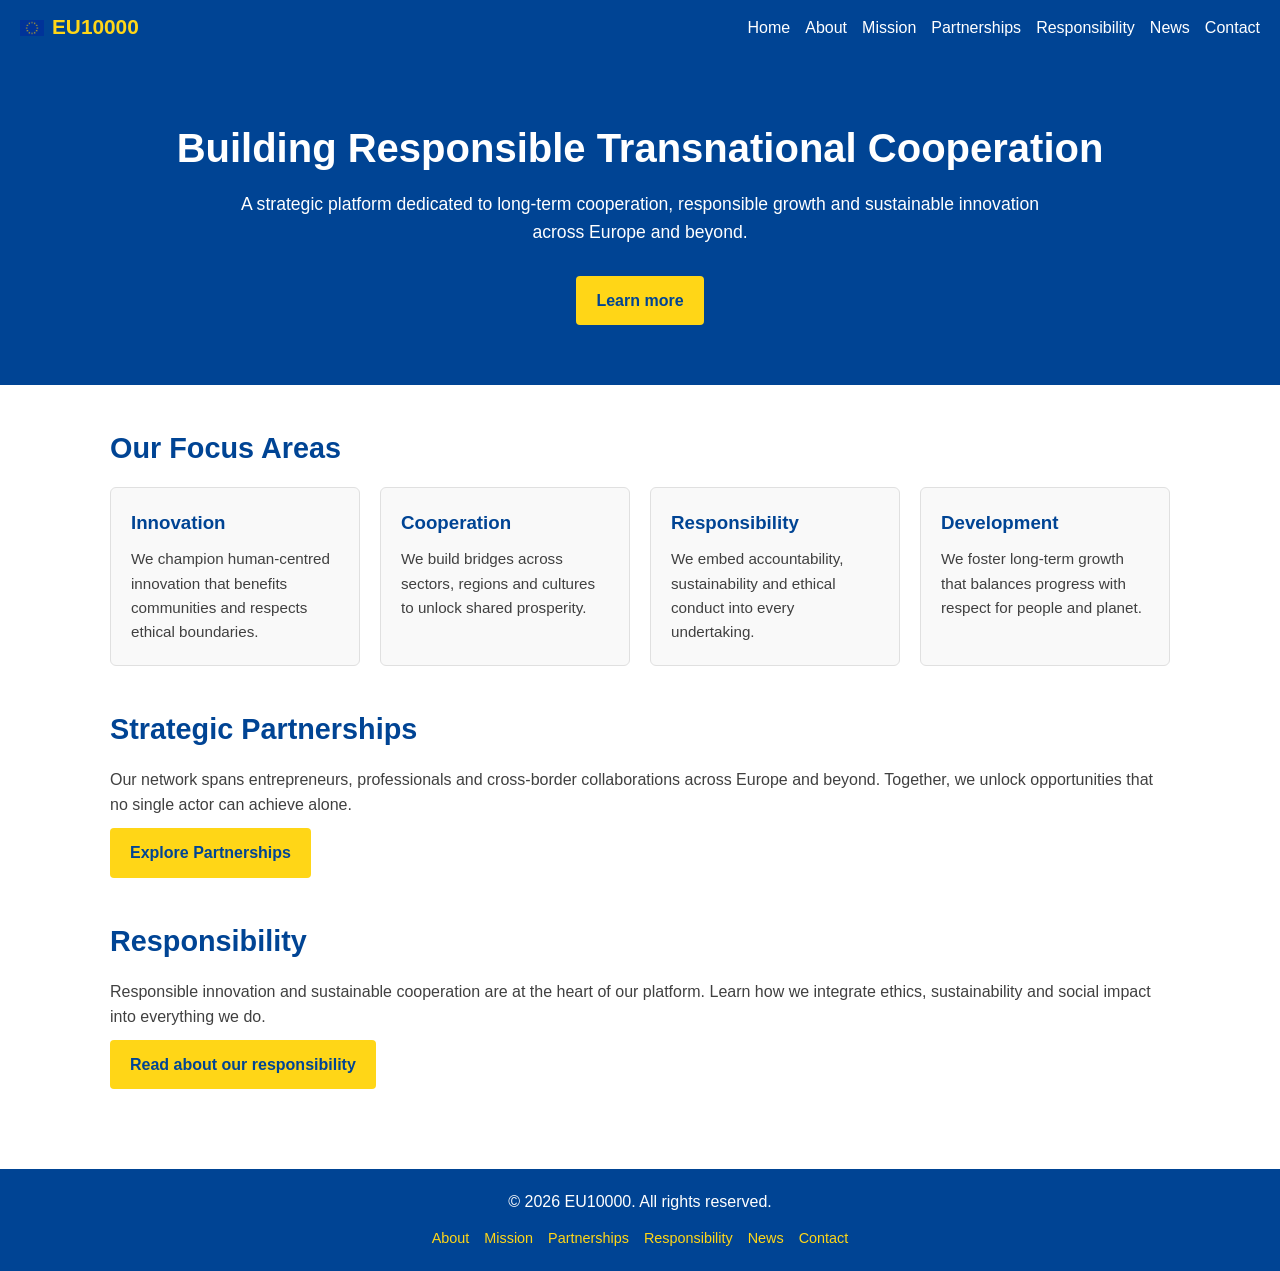
<file: index.html>
<!DOCTYPE html>
<html lang="en">
<head>
  <meta charset="UTF-8">
  <meta name="viewport" content="width=device-width, initial-scale=1.0">
  <title>EU10000 – Building Responsible Transnational Cooperation</title>
  <link rel="stylesheet" href="style.css">
</head>
<body>
  <nav>
    <div class="logo">
  <a href="index.html" class="logo-link" style="color:#ffd617; text-decoration:none;">
    <img src="eu-flag.png" alt="EU flag" class="logo-flag" style="width:24px;height:16px;">
    <span>EU10000</span>
  </a>
</div>
    <ul>
      <li><a href="index.html">Home</a></li>
      <li><a href="about.html">About</a></li>
      <li><a href="mission.html">Mission</a></li>
      <li><a href="partnerships.html">Partnerships</a></li>
      <li><a href="responsibility.html">Responsibility</a></li>
      <li><a href="news.html">News</a></li>
      <li><a href="contact.html">Contact</a></li>
    </ul>
  </nav>
  <header>
    <h1 class="header-title">Building Responsible Transnational Cooperation</h1>
    <p class="header-subtitle">A strategic platform dedicated to long‑term cooperation, responsible growth and sustainable innovation across Europe and beyond.</p>
    <a href="about.html" class="btn">Learn more</a>
  </header>
  <main>
    <section>
      <h2 class="section-title">Our Focus Areas</h2>
      <div class="summary-grid">
        <div class="card">
          <h3>Innovation</h3>
          <p>We champion human‑centred innovation that benefits communities and respects ethical boundaries.</p>
        </div>
        <div class="card">
          <h3>Cooperation</h3>
          <p>We build bridges across sectors, regions and cultures to unlock shared prosperity.</p>
        </div>
        <div class="card">
          <h3>Responsibility</h3>
          <p>We embed accountability, sustainability and ethical conduct into every undertaking.</p>
        </div>
        <div class="card">
          <h3>Development</h3>
          <p>We foster long‑term growth that balances progress with respect for people and planet.</p>
        </div>
      </div>
    </section>
    <section style="margin-top:40px;">
      <h2 class="section-title">Strategic Partnerships</h2>
      <p>Our network spans entrepreneurs, professionals and cross‑border collaborations across Europe and beyond. Together, we unlock opportunities that no single actor can achieve alone.</p>
      <a href="partnerships.html" class="btn">Explore Partnerships</a>
    </section>
    <section style="margin-top:40px;">
      <h2 class="section-title">Responsibility</h2>
      <p>Responsible innovation and sustainable cooperation are at the heart of our platform. Learn how we integrate ethics, sustainability and social impact into everything we do.</p>
      <a href="responsibility.html" class="btn">Read about our responsibility</a>
    </section>
  </main>
  <footer>
    <p>© 2026 EU10000. All rights reserved.</p>
    <ul>
      <li><a href="about.html">About</a></li>
      <li><a href="mission.html">Mission</a></li>
      <li><a href="partnerships.html">Partnerships</a></li>
      <li><a href="responsibility.html">Responsibility</a></li>
      <li><a href="news.html">News</a></li>
      <li><a href="contact.html">Contact</a></li>
    </ul>
  </footer>
</body>
</html>
</file>
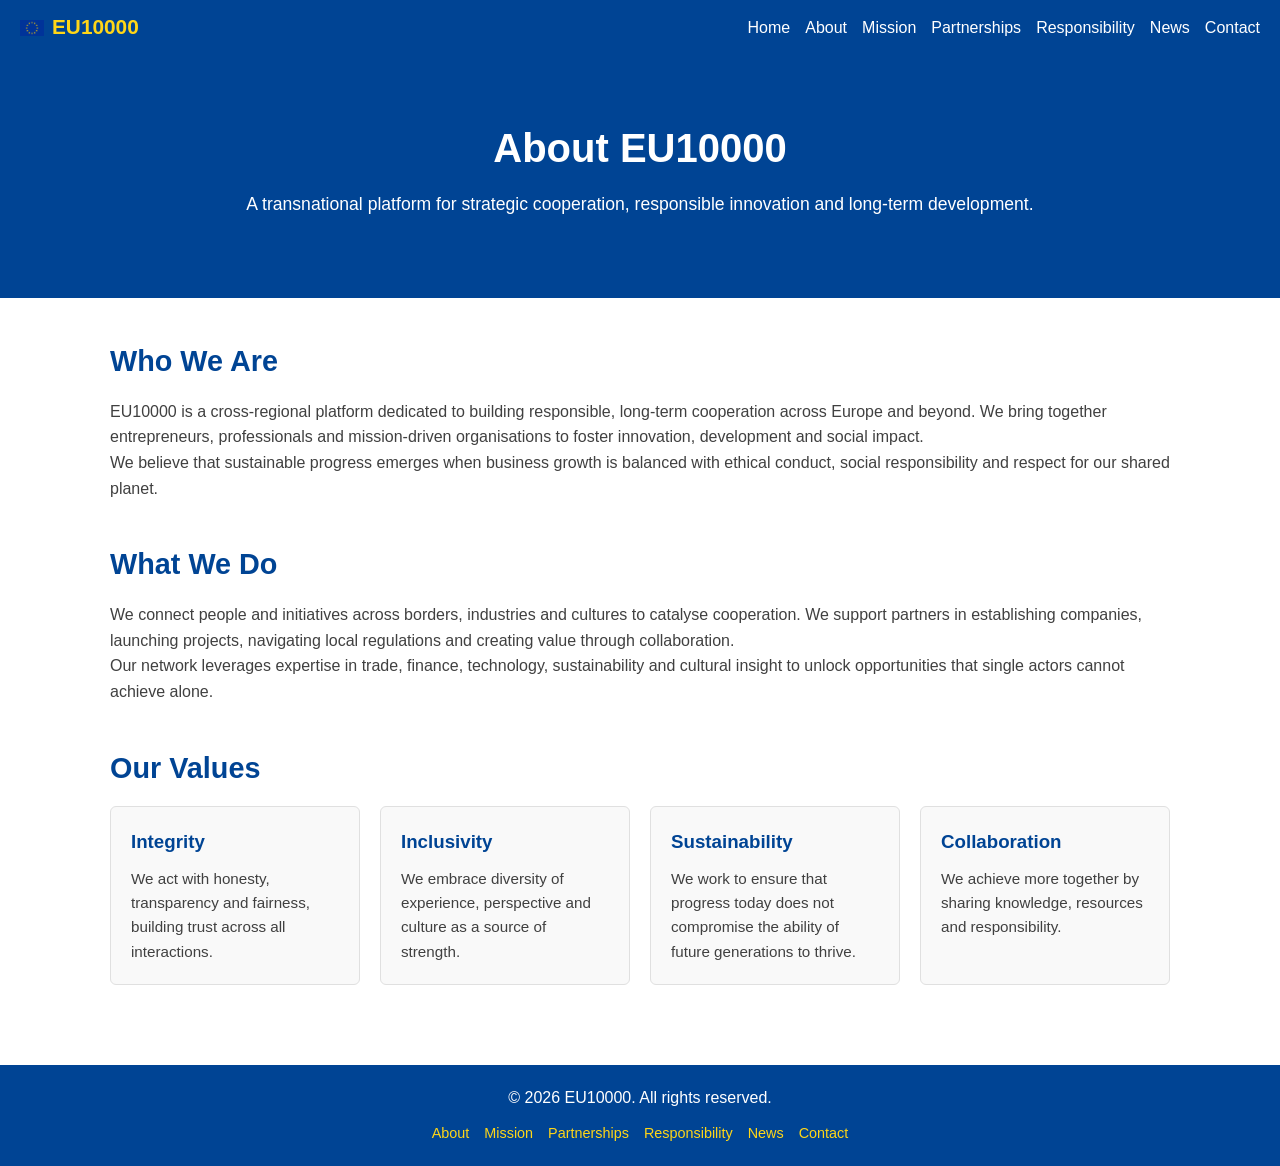
<file: about.html>
<!DOCTYPE html>
<html lang="en">
<head>
  <meta charset="UTF-8">
  <meta name="viewport" content="width=device-width, initial-scale=1.0">
  <title>About – EU10000</title>
  <link rel="stylesheet" href="style.css">
</head>
<body>
  <nav>
    <div class="logo">
  <a href="index.html" class="logo-link" style="color:#ffd617; text-decoration:none;">
    <img src="eu-flag.png" alt="EU flag" class="logo-flag" style="width:24px;height:16px;">
    <span>EU10000</span>
  </a>
</div>
    <ul>
      <li><a href="index.html">Home</a></li>
      <li><a href="about.html">About</a></li>
      <li><a href="mission.html">Mission</a></li>
      <li><a href="partnerships.html">Partnerships</a></li>
      <li><a href="responsibility.html">Responsibility</a></li>
      <li><a href="news.html">News</a></li>
      <li><a href="contact.html">Contact</a></li>
    </ul>
  </nav>
  <header>
    <h1 class="header-title">About EU10000</h1>
    <p class="header-subtitle">A transnational platform for strategic cooperation, responsible innovation and long‑term development.</p>
  </header>
  <main>
    <section>
      <h2 class="section-title">Who We Are</h2>
      <p>EU10000 is a cross‑regional platform dedicated to building responsible, long‑term cooperation across Europe and beyond. We bring together entrepreneurs, professionals and mission‑driven organisations to foster innovation, development and social impact.</p>
      <p>We believe that sustainable progress emerges when business growth is balanced with ethical conduct, social responsibility and respect for our shared planet.</p>
    </section>
    <section style="margin-top:40px;">
      <h2 class="section-title">What We Do</h2>
      <p>We connect people and initiatives across borders, industries and cultures to catalyse cooperation. We support partners in establishing companies, launching projects, navigating local regulations and creating value through collaboration.</p>
      <p>Our network leverages expertise in trade, finance, technology, sustainability and cultural insight to unlock opportunities that single actors cannot achieve alone.</p>
    </section>
    <section style="margin-top:40px;">
      <h2 class="section-title">Our Values</h2>
      <div class="summary-grid">
        <div class="card">
          <h3>Integrity</h3>
          <p>We act with honesty, transparency and fairness, building trust across all interactions.</p>
        </div>
        <div class="card">
          <h3>Inclusivity</h3>
          <p>We embrace diversity of experience, perspective and culture as a source of strength.</p>
        </div>
        <div class="card">
          <h3>Sustainability</h3>
          <p>We work to ensure that progress today does not compromise the ability of future generations to thrive.</p>
        </div>
        <div class="card">
          <h3>Collaboration</h3>
          <p>We achieve more together by sharing knowledge, resources and responsibility.</p>
        </div>
      </div>
    </section>
  </main>
  <footer>
    <p>© 2026 EU10000. All rights reserved.</p>
    <ul>
      <li><a href="about.html">About</a></li>
      <li><a href="mission.html">Mission</a></li>
      <li><a href="partnerships.html">Partnerships</a></li>
      <li><a href="responsibility.html">Responsibility</a></li>
      <li><a href="news.html">News</a></li>
      <li><a href="contact.html">Contact</a></li>
    </ul>
  </footer>
</body>
</html>
</file>
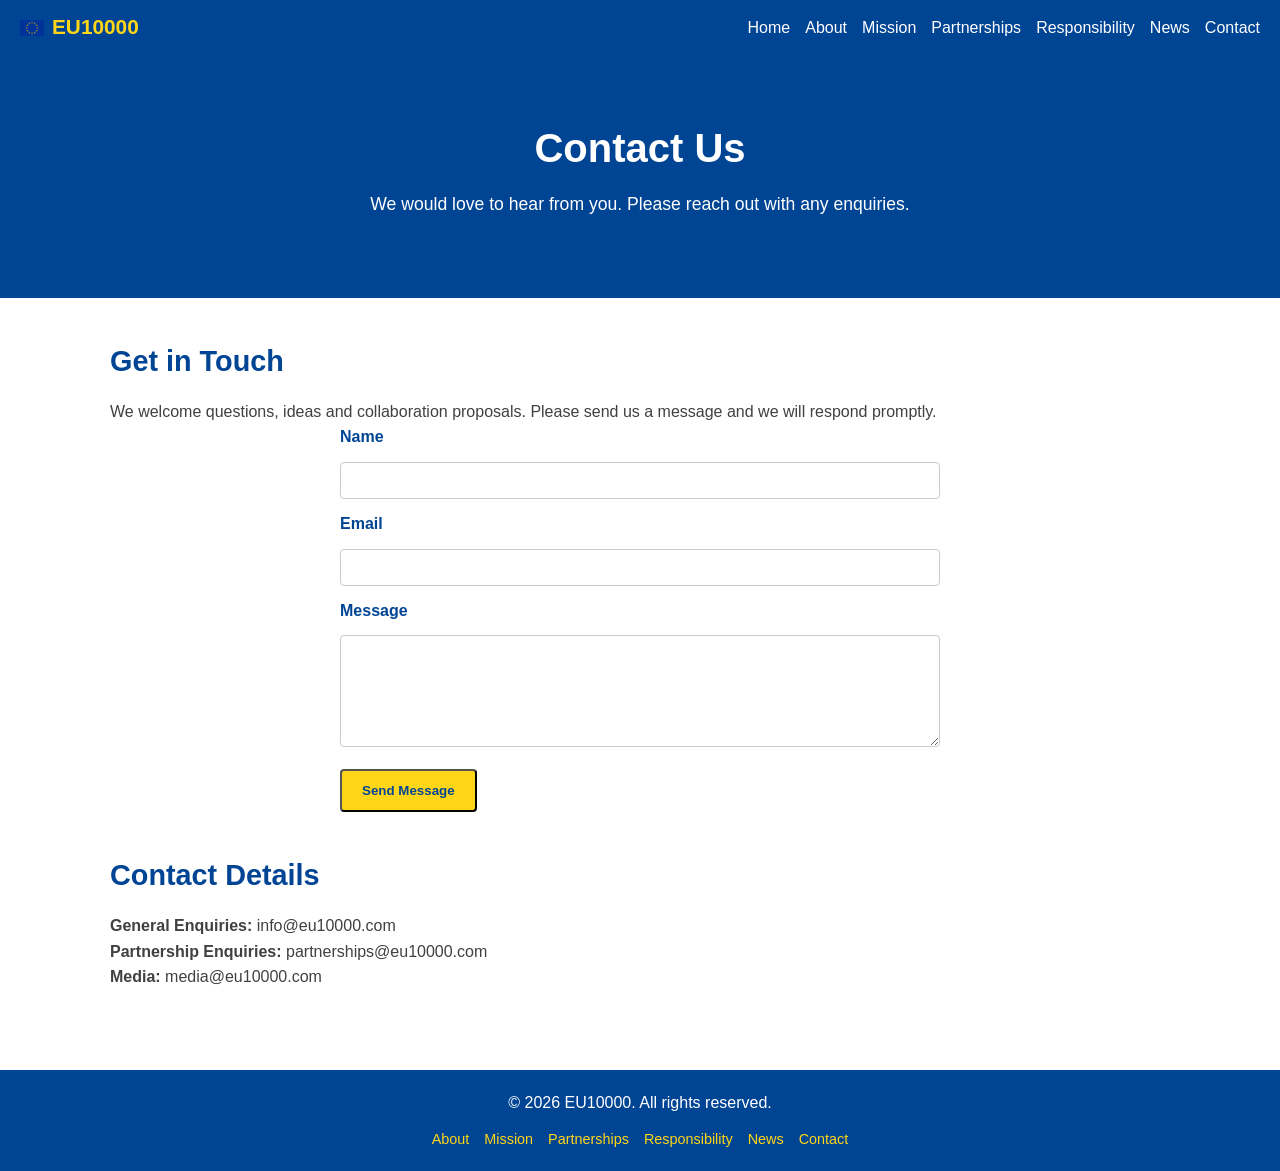
<file: contact.html>
<!DOCTYPE html>
<html lang="en">
<head>
  <meta charset="UTF-8">
  <meta name="viewport" content="width=device-width, initial-scale=1.0">
  <title>Contact – EU10000</title>
  <link rel="stylesheet" href="style.css">
</head>
<body>
  <nav>
   <div class="logo">
  <a href="index.html" class="logo-link" style="color:#ffd617; text-decoration:none;">
    <img src="eu-flag.png" alt="EU flag" class="logo-flag" style="width:24px;height:16px;">
    <span>EU10000</span>
  </a>
</div>
    <ul>
      <li><a href="index.html">Home</a></li>
      <li><a href="about.html">About</a></li>
      <li><a href="mission.html">Mission</a></li>
      <li><a href="partnerships.html">Partnerships</a></li>
      <li><a href="responsibility.html">Responsibility</a></li>
      <li><a href="news.html">News</a></li>
      <li><a href="contact.html">Contact</a></li>
    </ul>
  </nav>
  <header>
    <h1 class="header-title">Contact Us</h1>
    <p class="header-subtitle">We would love to hear from you. Please reach out with any enquiries.</p>
  </header>
  <main>
    <section>
      <h2 class="section-title">Get in Touch</h2>
      <p>We welcome questions, ideas and collaboration proposals. Please send us a message and we will respond promptly.</p>
      <form>
        <label for="name">Name</label>
        <input type="text" id="name" name="name" required>
        <label for="email">Email</label>
        <input type="email" id="email" name="email" required>
        <label for="message">Message</label>
        <textarea id="message" name="message" rows="6" required></textarea>
        <button type="submit" class="btn">Send Message</button>
      </form>
    </section>
    <section style="margin-top:40px;">
      <h2 class="section-title">Contact Details</h2>
      <p><strong>General Enquiries:</strong> info@eu10000.com</p>
      <p><strong>Partnership Enquiries:</strong> partnerships@eu10000.com</p>
      <p><strong>Media:</strong> media@eu10000.com</p>
    </section>
  </main>
  <footer>
    <p>© 2026 EU10000. All rights reserved.</p>
    <ul>
      <li><a href="about.html">About</a></li>
      <li><a href="mission.html">Mission</a></li>
      <li><a href="partnerships.html">Partnerships</a></li>
      <li><a href="responsibility.html">Responsibility</a></li>
      <li><a href="news.html">News</a></li>
      <li><a href="contact.html">Contact</a></li>
    </ul>
  </footer>
</body>
</html>
</file>
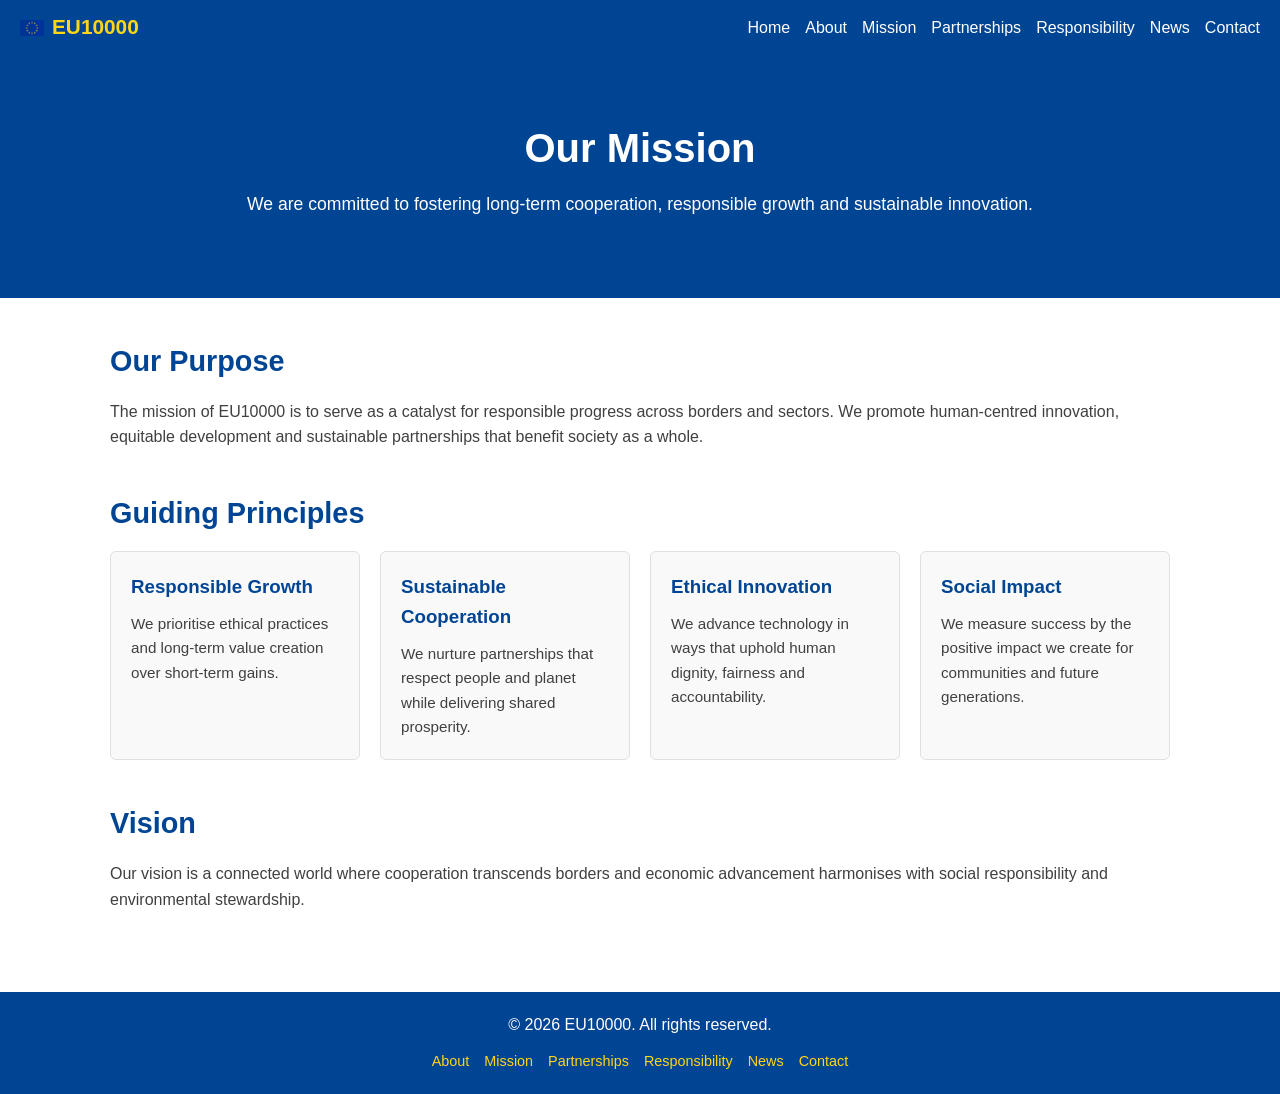
<file: mission.html>
<!DOCTYPE html>
<html lang="en">
<head>
  <meta charset="UTF-8">
  <meta name="viewport" content="width=device-width, initial-scale=1.0">
  <title>Mission – EU10000</title>
  <link rel="stylesheet" href="style.css">
</head>
<body>
  <nav>
  <div class="logo">
  <a href="index.html" class="logo-link" style="color:#ffd617; text-decoration:none;">
    <img src="eu-flag.png" alt="EU flag" class="logo-flag" style="width:24px;height:16px;">
    <span>EU10000</span>
  </a>
</div>
    <ul>
      <li><a href="index.html">Home</a></li>
      <li><a href="about.html">About</a></li>
      <li><a href="mission.html">Mission</a></li>
      <li><a href="partnerships.html">Partnerships</a></li>
      <li><a href="responsibility.html">Responsibility</a></li>
      <li><a href="news.html">News</a></li>
      <li><a href="contact.html">Contact</a></li>
    </ul>
  </nav>
  <header>
    <h1 class="header-title">Our Mission</h1>
    <p class="header-subtitle">We are committed to fostering long‑term cooperation, responsible growth and sustainable innovation.</p>
  </header>
  <main>
    <section>
      <h2 class="section-title">Our Purpose</h2>
      <p>The mission of EU10000 is to serve as a catalyst for responsible progress across borders and sectors. We promote human‑centred innovation, equitable development and sustainable partnerships that benefit society as a whole.</p>
    </section>
    <section style="margin-top:40px;">
      <h2 class="section-title">Guiding Principles</h2>
      <div class="summary-grid">
        <div class="card">
          <h3>Responsible Growth</h3>
          <p>We prioritise ethical practices and long‑term value creation over short‑term gains.</p>
        </div>
        <div class="card">
          <h3>Sustainable Cooperation</h3>
          <p>We nurture partnerships that respect people and planet while delivering shared prosperity.</p>
        </div>
        <div class="card">
          <h3>Ethical Innovation</h3>
          <p>We advance technology in ways that uphold human dignity, fairness and accountability.</p>
        </div>
        <div class="card">
          <h3>Social Impact</h3>
          <p>We measure success by the positive impact we create for communities and future generations.</p>
        </div>
      </div>
    </section>
    <section style="margin-top:40px;">
      <h2 class="section-title">Vision</h2>
      <p>Our vision is a connected world where cooperation transcends borders and economic advancement harmonises with social responsibility and environmental stewardship.</p>
    </section>
  </main>
  <footer>
    <p>© 2026 EU10000. All rights reserved.</p>
    <ul>
      <li><a href="about.html">About</a></li>
      <li><a href="mission.html">Mission</a></li>
      <li><a href="partnerships.html">Partnerships</a></li>
      <li><a href="responsibility.html">Responsibility</a></li>
      <li><a href="news.html">News</a></li>
      <li><a href="contact.html">Contact</a></li>
    </ul>
  </footer>
</body>
</html>
</file>
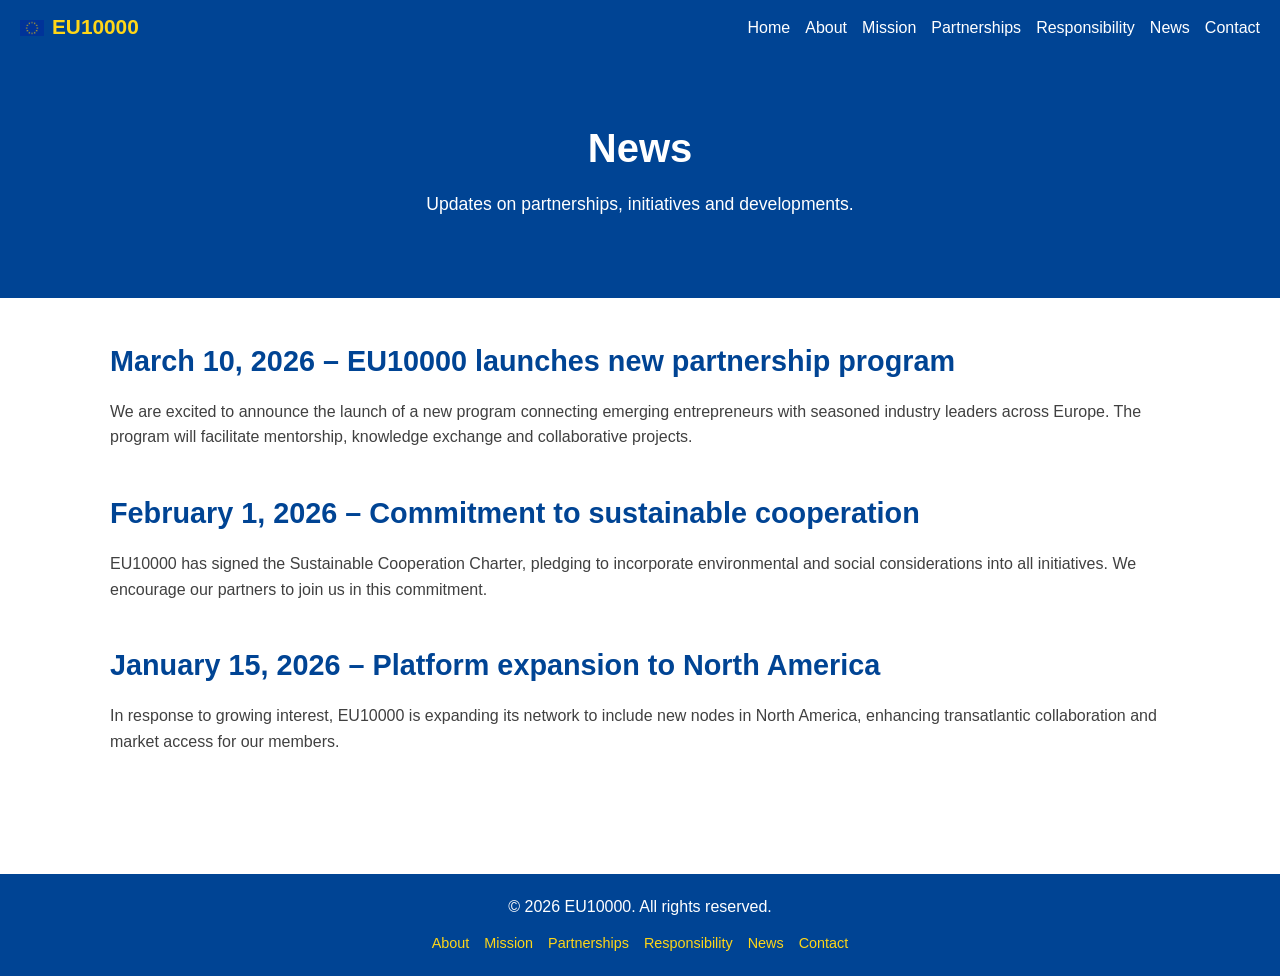
<file: news.html>
<!DOCTYPE html>
<html lang="en">
<head>
  <meta charset="UTF-8">
  <meta name="viewport" content="width=device-width, initial-scale=1.0">
  <title>News – EU10000</title>
  <link rel="stylesheet" href="style.css">
</head>
<body>
  <nav>
    <div class="logo">
  <a href="index.html" class="logo-link" style="color:#ffd617; text-decoration:none;">
    <img src="eu-flag.png" alt="EU flag" class="logo-flag" style="width:24px;height:16px;">
    <span>EU10000</span>
  </a>
</div>
    <ul>
      <li><a href="index.html">Home</a></li>
      <li><a href="about.html">About</a></li>
      <li><a href="mission.html">Mission</a></li>
      <li><a href="partnerships.html">Partnerships</a></li>
      <li><a href="responsibility.html">Responsibility</a></li>
      <li><a href="news.html">News</a></li>
      <li><a href="contact.html">Contact</a></li>
    </ul>
  </nav>
  <header>
    <h1 class="header-title">News</h1>
    <p class="header-subtitle">Updates on partnerships, initiatives and developments.</p>
  </header>
  <main>
    <article>
      <h2 class="section-title">March 10, 2026 – EU10000 launches new partnership program</h2>
      <p>We are excited to announce the launch of a new program connecting emerging entrepreneurs with seasoned industry leaders across Europe. The program will facilitate mentorship, knowledge exchange and collaborative projects.</p>
    </article>
    <article>
      <h2 class="section-title">February 1, 2026 – Commitment to sustainable cooperation</h2>
      <p>EU10000 has signed the Sustainable Cooperation Charter, pledging to incorporate environmental and social considerations into all initiatives. We encourage our partners to join us in this commitment.</p>
    </article>
    <article>
      <h2 class="section-title">January 15, 2026 – Platform expansion to North America</h2>
      <p>In response to growing interest, EU10000 is expanding its network to include new nodes in North America, enhancing transatlantic collaboration and market access for our members.</p>
    </article>
  </main>
  <footer>
    <p>© 2026 EU10000. All rights reserved.</p>
    <ul>
      <li><a href="about.html">About</a></li>
      <li><a href="mission.html">Mission</a></li>
      <li><a href="partnerships.html">Partnerships</a></li>
      <li><a href="responsibility.html">Responsibility</a></li>
      <li><a href="news.html">News</a></li>
      <li><a href="contact.html">Contact</a></li>
    </ul>
  </footer>
</body>
</html>
</file>
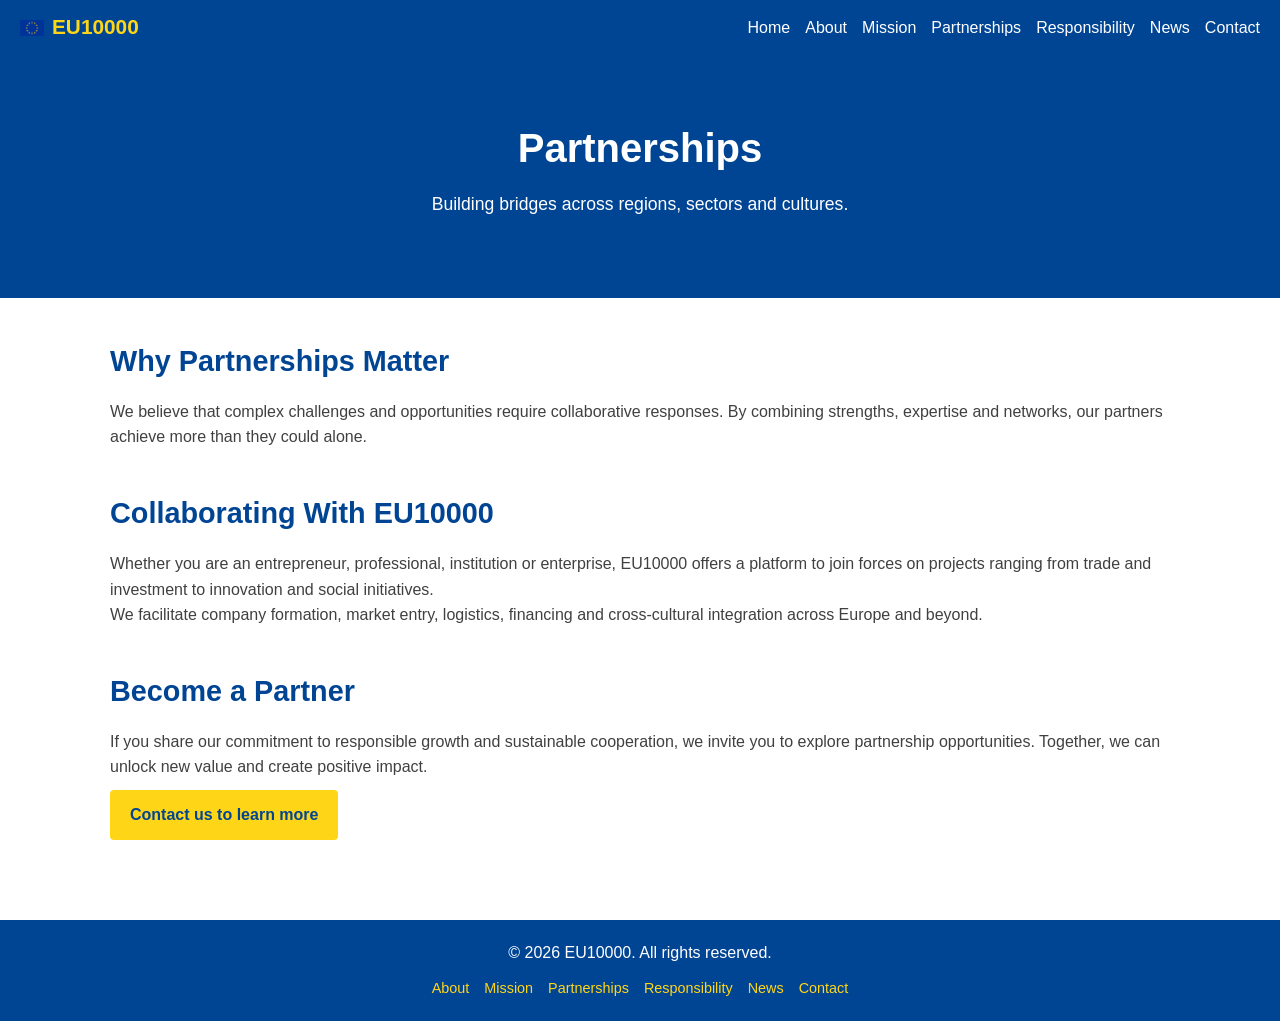
<file: partnerships.html>
<!DOCTYPE html>
<html lang="en">
<head>
  <meta charset="UTF-8">
  <meta name="viewport" content="width=device-width, initial-scale=1.0">
  <title>Partnerships – EU10000</title>
  <link rel="stylesheet" href="style.css">
</head>
<body>
  <nav>
    <div class="logo">
  <a href="index.html" class="logo-link" style="color:#ffd617; text-decoration:none;">
    <img src="eu-flag.png" alt="EU flag" class="logo-flag" style="width:24px;height:16px;">
    <span>EU10000</span>
  </a>
</div>
    <ul>
      <li><a href="index.html">Home</a></li>
      <li><a href="about.html">About</a></li>
      <li><a href="mission.html">Mission</a></li>
      <li><a href="partnerships.html">Partnerships</a></li>
      <li><a href="responsibility.html">Responsibility</a></li>
      <li><a href="news.html">News</a></li>
      <li><a href="contact.html">Contact</a></li>
    </ul>
  </nav>
  <header>
    <h1 class="header-title">Partnerships</h1>
    <p class="header-subtitle">Building bridges across regions, sectors and cultures.</p>
  </header>
  <main>
    <section>
      <h2 class="section-title">Why Partnerships Matter</h2>
      <p>We believe that complex challenges and opportunities require collaborative responses. By combining strengths, expertise and networks, our partners achieve more than they could alone.</p>
    </section>
    <section style="margin-top:40px;">
      <h2 class="section-title">Collaborating With EU10000</h2>
      <p>Whether you are an entrepreneur, professional, institution or enterprise, EU10000 offers a platform to join forces on projects ranging from trade and investment to innovation and social initiatives.</p>
      <p>We facilitate company formation, market entry, logistics, financing and cross‑cultural integration across Europe and beyond.</p>
    </section>
    <section style="margin-top:40px;">
      <h2 class="section-title">Become a Partner</h2>
      <p>If you share our commitment to responsible growth and sustainable cooperation, we invite you to explore partnership opportunities. Together, we can unlock new value and create positive impact.</p>
      <a href="contact.html" class="btn">Contact us to learn more</a>
    </section>
  </main>
  <footer>
    <p>© 2026 EU10000. All rights reserved.</p>
    <ul>
      <li><a href="about.html">About</a></li>
      <li><a href="mission.html">Mission</a></li>
      <li><a href="partnerships.html">Partnerships</a></li>
      <li><a href="responsibility.html">Responsibility</a></li>
      <li><a href="news.html">News</a></li>
      <li><a href="contact.html">Contact</a></li>
    </ul>
  </footer>
</body>
</html>
</file>
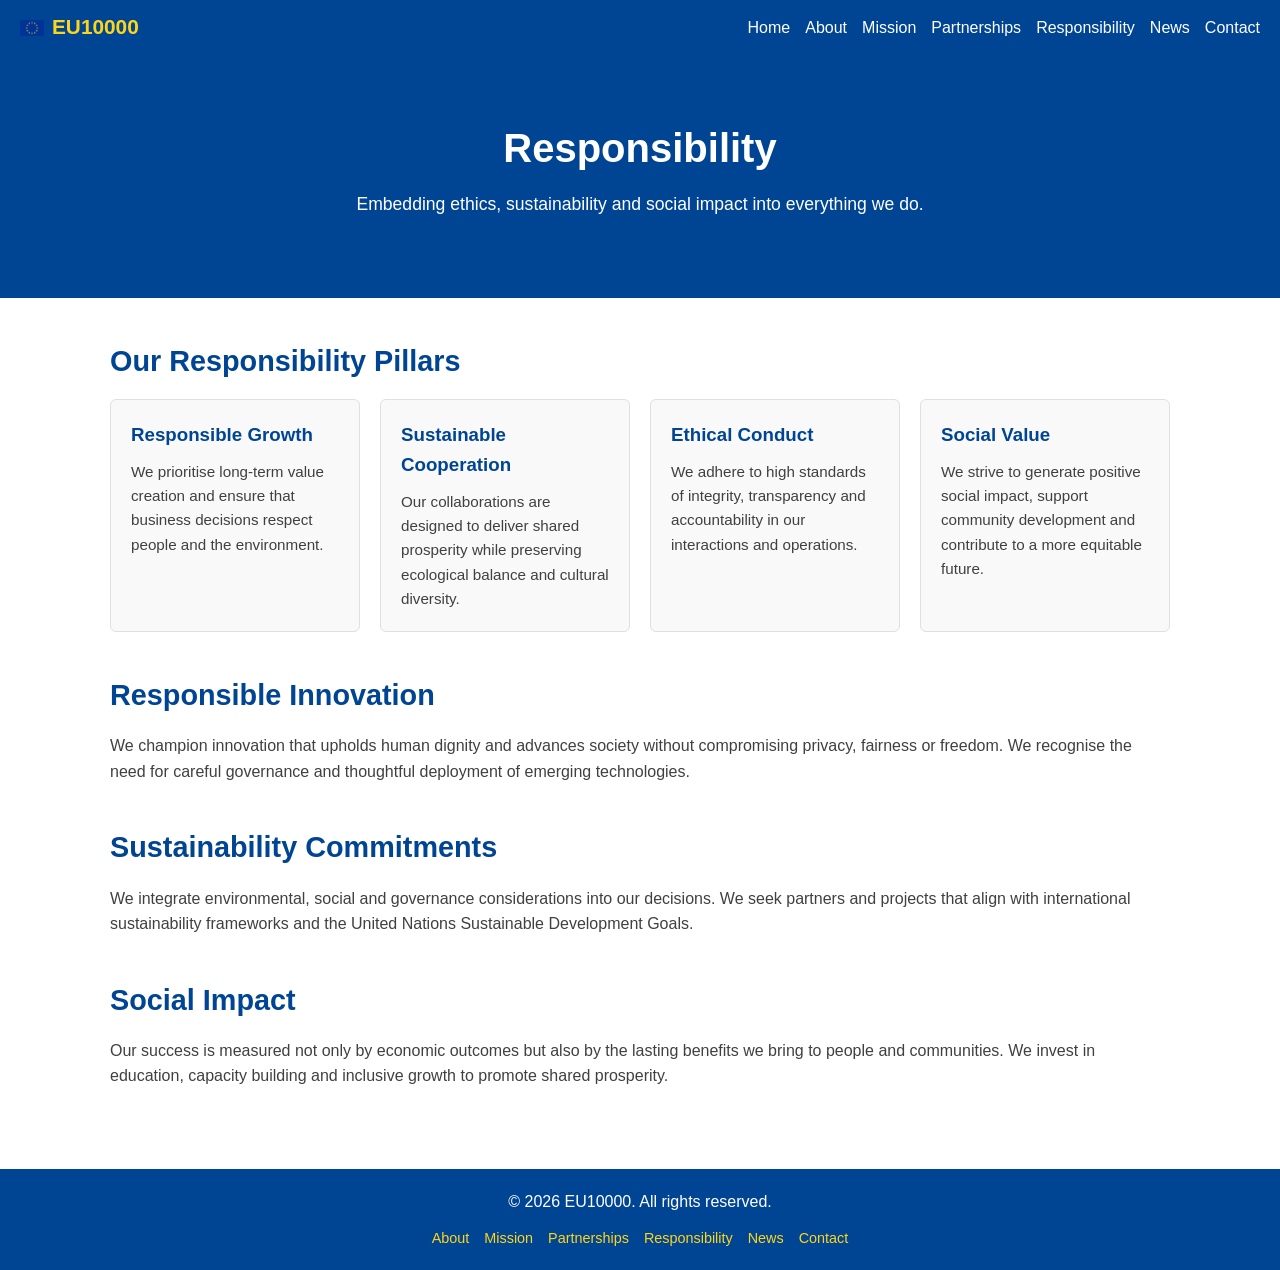
<file: responsibility.html>
<!DOCTYPE html>
<html lang="en">
<head>
  <meta charset="UTF-8">
  <meta name="viewport" content="width=device-width, initial-scale=1.0">
  <title>Responsibility – EU10000</title>
  <link rel="stylesheet" href="style.css">
</head>
<body>
  <nav>
    <div class="logo">
  <a href="index.html" class="logo-link" style="color:#ffd617; text-decoration:none;">
    <img src="eu-flag.png" alt="EU flag" class="logo-flag" style="width:24px;height:16px;">
    <span>EU10000</span>
  </a>
</div>
    <ul>
      <li><a href="index.html">Home</a></li>
      <li><a href="about.html">About</a></li>
      <li><a href="mission.html">Mission</a></li>
      <li><a href="partnerships.html">Partnerships</a></li>
      <li><a href="responsibility.html">Responsibility</a></li>
      <li><a href="news.html">News</a></li>
      <li><a href="contact.html">Contact</a></li>
    </ul>
  </nav>
  <header>
    <h1 class="header-title">Responsibility</h1>
    <p class="header-subtitle">Embedding ethics, sustainability and social impact into everything we do.</p>
  </header>
  <main>
    <section>
      <h2 class="section-title">Our Responsibility Pillars</h2>
      <div class="summary-grid">
        <div class="card">
          <h3>Responsible Growth</h3>
          <p>We prioritise long‑term value creation and ensure that business decisions respect people and the environment.</p>
        </div>
        <div class="card">
          <h3>Sustainable Cooperation</h3>
          <p>Our collaborations are designed to deliver shared prosperity while preserving ecological balance and cultural diversity.</p>
        </div>
        <div class="card">
          <h3>Ethical Conduct</h3>
          <p>We adhere to high standards of integrity, transparency and accountability in our interactions and operations.</p>
        </div>
        <div class="card">
          <h3>Social Value</h3>
          <p>We strive to generate positive social impact, support community development and contribute to a more equitable future.</p>
        </div>
      </div>
    </section>
    <section style="margin-top:40px;">
      <h2 class="section-title">Responsible Innovation</h2>
      <p>We champion innovation that upholds human dignity and advances society without compromising privacy, fairness or freedom. We recognise the need for careful governance and thoughtful deployment of emerging technologies.</p>
    </section>
    <section style="margin-top:40px;">
      <h2 class="section-title">Sustainability Commitments</h2>
      <p>We integrate environmental, social and governance considerations into our decisions. We seek partners and projects that align with international sustainability frameworks and the United Nations Sustainable Development Goals.</p>
    </section>
    <section style="margin-top:40px;">
      <h2 class="section-title">Social Impact</h2>
      <p>Our success is measured not only by economic outcomes but also by the lasting benefits we bring to people and communities. We invest in education, capacity building and inclusive growth to promote shared prosperity.</p>
    </section>
  </main>
  <footer>
    <p>© 2026 EU10000. All rights reserved.</p>
    <ul>
      <li><a href="about.html">About</a></li>
      <li><a href="mission.html">Mission</a></li>
      <li><a href="partnerships.html">Partnerships</a></li>
      <li><a href="responsibility.html">Responsibility</a></li>
      <li><a href="news.html">News</a></li>
      <li><a href="contact.html">Contact</a></li>
    </ul>
  </footer>
</body>
</html>
</file>
<file: style.css>
/*
 * EU10000 Website Stylesheet
 *
 * This stylesheet defines the core look and feel of the EU10000 website.  
 * The design draws inspiration from official EU communication guidelines, 
 * featuring deep blue, golden yellow and neutral grey to evoke credibility,
 * stability and optimism【327312394817066†L156-L183】.  
 * Colours are used sparingly on interactive elements such as navigation
 * and call‑to‑action buttons, while generous white space and clear
 * typography ensure readability【327312394817066†L173-L183】.  
 */

:root {
  --color-blue: #004494;    /* EC Blue – primary brand colour */
  --color-yellow: #ffd617;  /* EC Yellow – highlight colour */
  --color-grey: #404040;    /* Neutral grey for text and accents */
  --color-light: #f9f9f9;   /* Light background for cards and sections */
}

/* Reset basic element margins and enable border‑box sizing */
* {
  margin: 0;
  padding: 0;
  box-sizing: border-box;
}

body {
  font-family: "Arial", "Helvetica", sans-serif;
  line-height: 1.6;
  background-color: #ffffff;
  color: var(--color-grey);
}

/* Navigation bar styling */
nav {
  background: var(--color-blue);
  color: #fff;
  display: flex;
  justify-content: space-between;
  align-items: center;
  padding: 15px 20px;
}
nav .logo {
  font-weight: bold;
  font-size: 1.3rem;
  .logo {
  display: flex;
  align-items: center;
}

.logo-link {
  display: flex;
  align-items: center;
  gap: 8px;
  font-weight: bold;
  line-height: 1;
}

.logo-flag {
  object-fit: cover;
  display: block;
}
}
nav ul {
  list-style: none;
  display: flex;
  gap: 15px;
  margin: 0;
}
nav a {
  color: #ffffff;
  font-weight: 500;
  text-decoration: none;
}
nav a:hover {
  color: var(--color-yellow);
}

/* Header / hero section */
header {
  background: var(--color-blue);
  color: #fff;
  padding: 60px 20px;
  text-align: center;
}
.header-title {
  font-size: 2.5rem;
  margin-bottom: 10px;
}
.header-subtitle {
  font-size: 1.1rem;
  margin-bottom: 20px;
  max-width: 800px;
  margin-left: auto;
  margin-right: auto;
}

/* Buttons */
.btn {
  display: inline-block;
  background: var(--color-yellow);
  color: var(--color-blue);
  padding: 12px 20px;
  border-radius: 4px;
  text-decoration: none;
  font-weight: 600;
  margin-top: 10px;
}
.btn:hover {
  background: #e5c800;
}

/* Main content container */
main {
  padding: 40px 20px;
  max-width: 1100px;
  margin: 0 auto;
}
.section-title {
  font-size: 1.8rem;
  margin-bottom: 15px;
  color: var(--color-blue);
}

/* Grid and card components */
.summary-grid {
  display: grid;
  gap: 20px;
  grid-template-columns: repeat(auto-fit, minmax(240px, 1fr));
  margin-top: 15px;
}
.card {
  background: var(--color-light);
  border: 1px solid #e0e0e0;
  border-radius: 6px;
  padding: 20px;
}
.card h3 {
  margin-bottom: 10px;
  color: var(--color-blue);
}
.card p {
  font-size: 0.95rem;
  color: var(--color-grey);
}

/* Article styling for news items */
article {
  margin-bottom: 40px;
}
article h2 {
  font-size: 1.5rem;
  color: var(--color-blue);
  margin-bottom: 10px;
}
article p {
  color: var(--color-grey);
}

/* Form styling for contact page */
form {
  max-width: 600px;
  margin: 0 auto;
  display: flex;
  flex-direction: column;
  gap: 12px;
}
form label {
  font-weight: 600;
  color: var(--color-blue);
}
form input,
form textarea {
  padding: 10px;
  border: 1px solid #ccc;
  border-radius: 4px;
  font-family: inherit;
}
form textarea {
  resize: vertical;
}
form button {
  align-self: flex-start;
}

/* Footer styling */
footer {
  background: var(--color-blue);
  color: #fff;
  padding: 20px;
  text-align: center;
  margin-top: 40px;
}
footer p {
  margin-bottom: 10px;
}
footer ul {
  list-style: none;
  display: flex;
  flex-wrap: wrap;
  justify-content: center;
  gap: 15px;
  padding: 0;
  margin: 0;
}
footer a {
  color: var(--color-yellow);
  font-size: 0.9rem;
  text-decoration: none;
}
footer a:hover {
  color: #fff;
}
</file>
